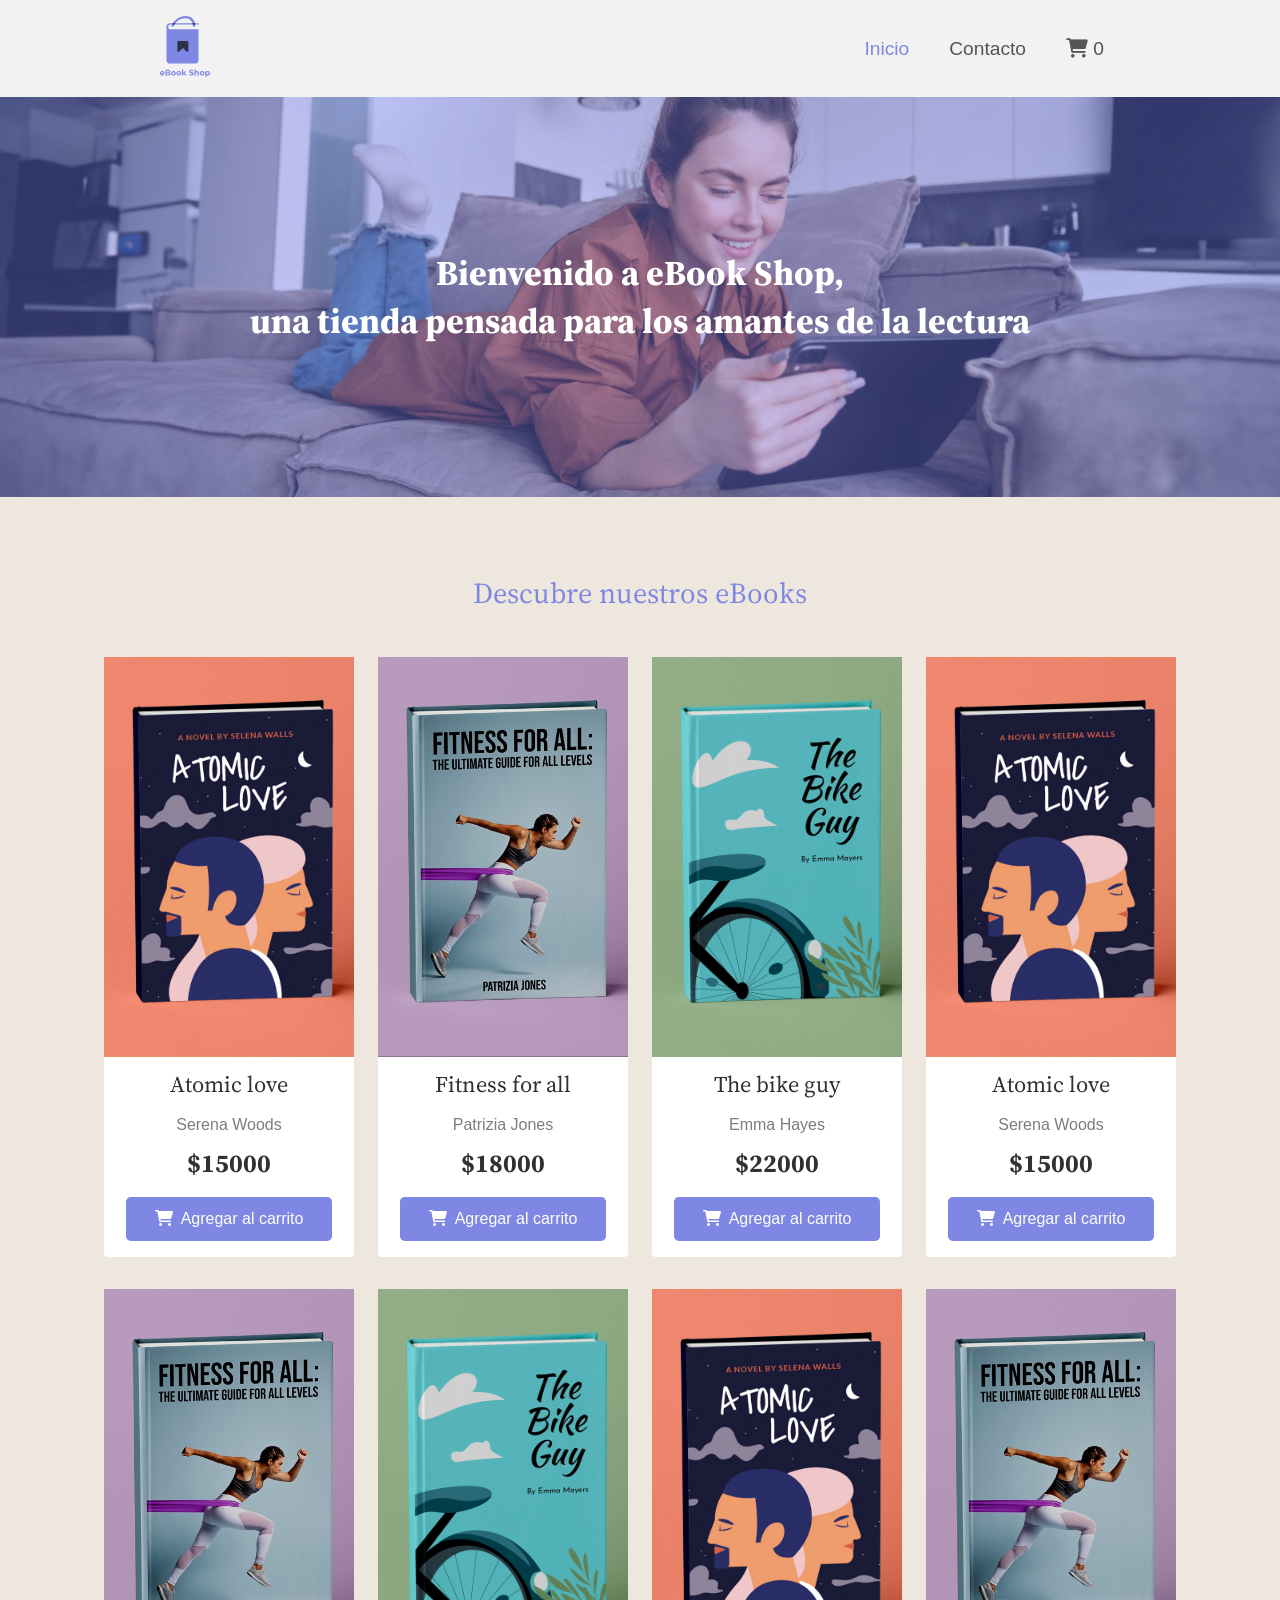
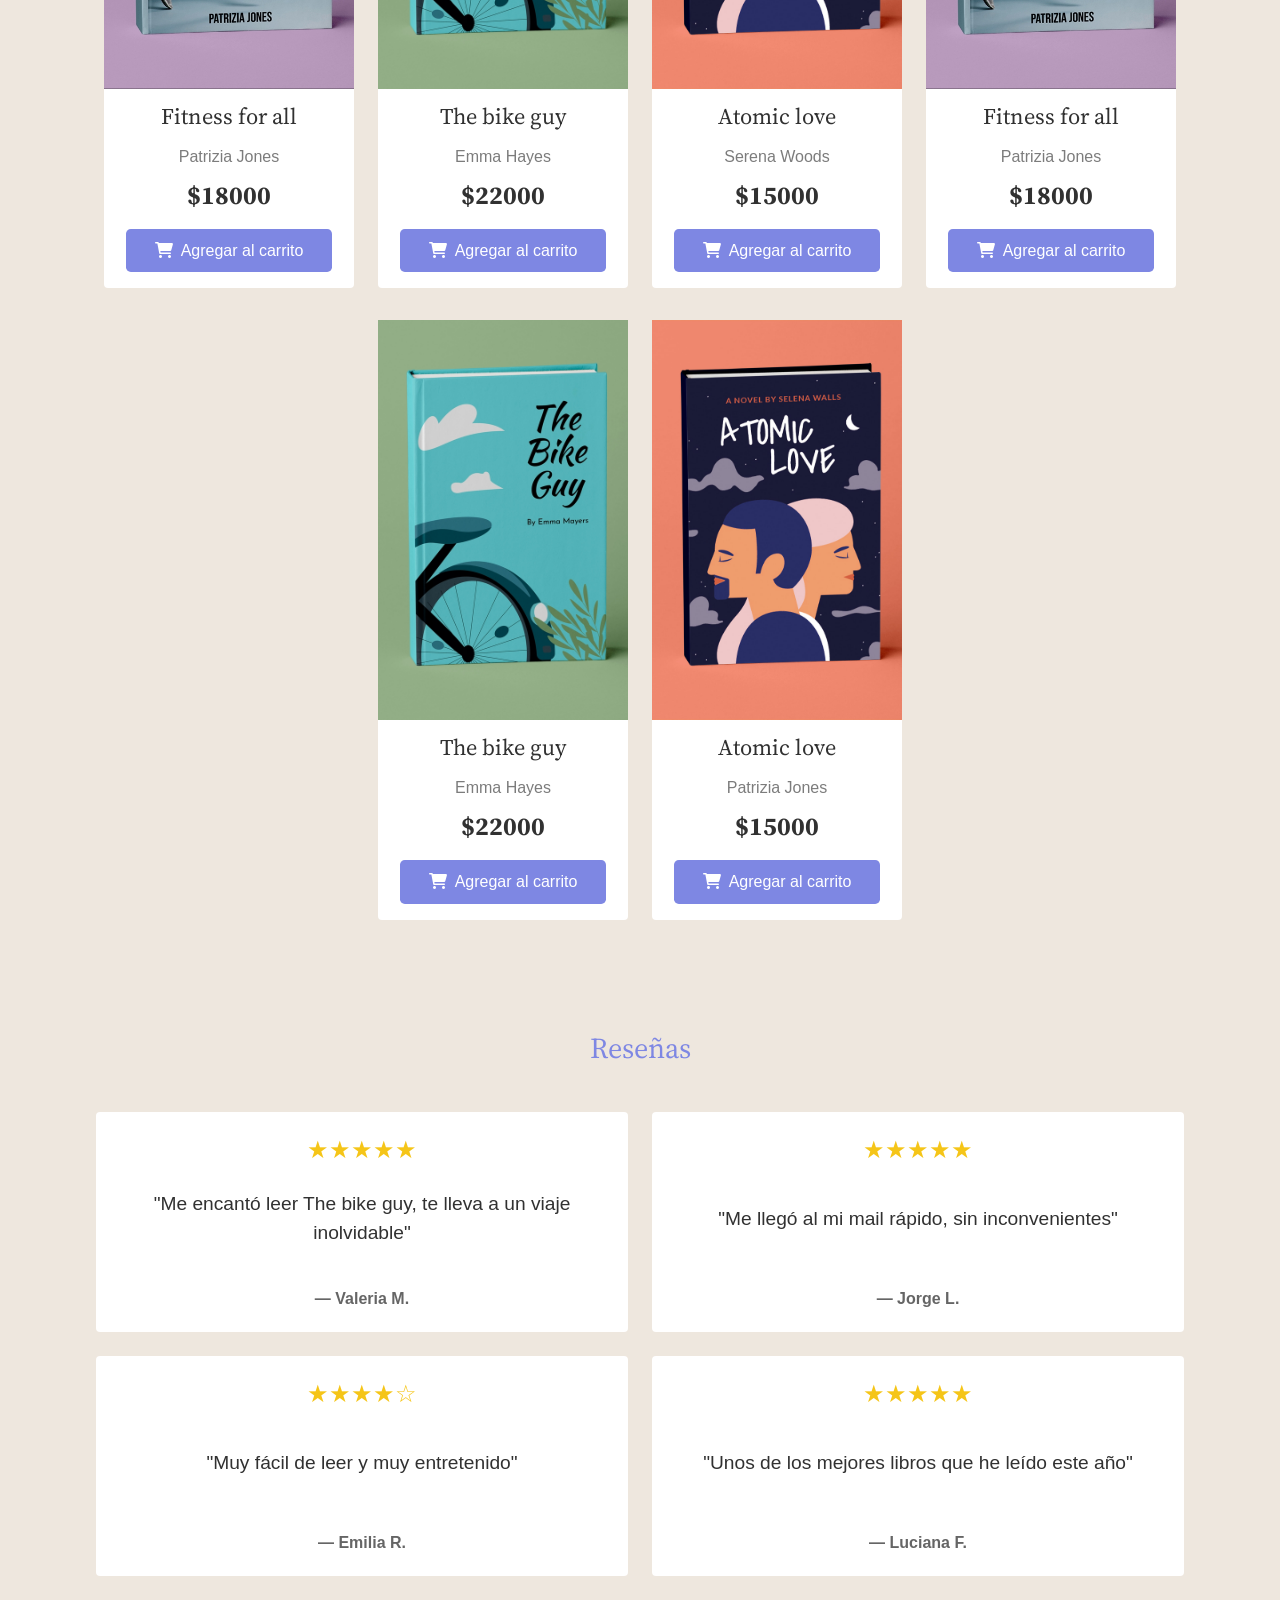
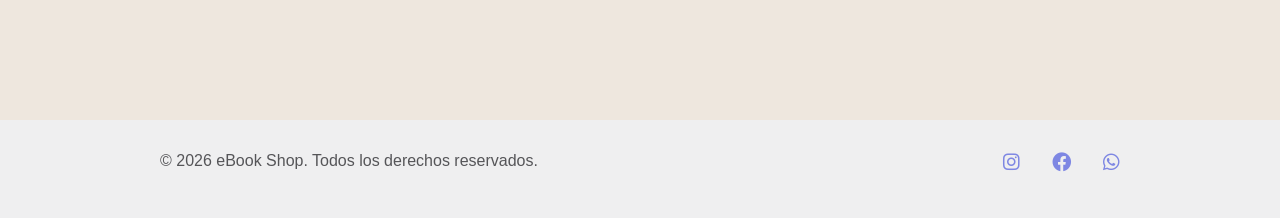
<file: index.html>
<!doctype html>
<html lang="es">

<head>
    <meta charset="UTF-8" />
    <meta name="viewport" content="width=device-width, initial-scale=1.0" />
    <title>eBook Shop</title>
    <meta name="description" content="Tienda de ebooks para los amantes de la lectura.">
    <meta name="keywords" content="ebooks, tienda, lectura, libros digitales">
    <link rel="stylesheet" href="./css/style.css">
    <link rel="stylesheet" href="https://cdnjs.cloudflare.com/ajax/libs/font-awesome/6.0.0/css/all.min.css">
    <link rel="stylesheet" href="https://cdnjs.cloudflare.com/ajax/libs/font-awesome/6.0.0-beta3/css/all.min.css">

    <link rel="preconnect" href="https://fonts.googleapis.com">
    <link rel="preconnect" href="https://fonts.gstatic.com" crossorigin>
    <link href="https://fonts.googleapis.com/css2?family=Source+Serif+4:ital,opsz,wght@0,8..60,200..900;1,8..60,200..900&display=swap" rel="stylesheet">
</head>

<body>
    <header class="header">
        <a href="./index.html"><img class="header__logo" src="./img/logo-ebook-shop.svg" alt="Logo de la Tienda ebook Shop" /></a>
        <nav class="nav">
            <ul class="nav__list"></ul>
            <li><a class="nav__link nav__link--active" href="./index.html">Inicio</a></li>
            <li><a class="nav__link" href="./pages/contacto.html">Contacto</a></li>
            <li><a class="nav__link" href="./pages/carrito.html">
                    <i class="fa-solid fa-cart-shopping"></i>
                    <span id="contador-carrito">0</span>
                </a>
            </li>
            </ul>
        </nav>
    </header>
    <main id="main-productos" class="main-productos">
        <section class="banner-inicio box-titulo">
            <h1 class="titulo">Bienvenido a eBook Shop,<br> una tienda pensada para los amantes de la lectura</h1>
        </section>

        <section class="productos">
            <h2 class="titulo-section">Descubre nuestros eBooks</h2>

            <div id="contenedor-productos" class="box-productos">
                <!-- Listado de productos -->
            </div>

        </section>

        <section class="resenas">
            <h2 class="titulo-section">Reseñas</h2>

            <div class="box-resenas">
                <article class="card-resena">
                    <p class="estrellas">★★★★★</p>
                    <p class="resena">"Me encantó leer The bike guy, te lleva a un viaje inolvidable"</p>
                    <p class="autor">— Valeria M.</p>
                </article>
                <article class="card-resena">
                    <p class="estrellas">★★★★★</p>
                    <p class="resena">"Me llegó al mi mail rápido, sin inconvenientes"</p>
                    <p class="autor">— Jorge L.</p>
                </article>
                <article class="card-resena">
                    <p class="estrellas">★★★★☆</p>
                    <p class="resena">"Muy fácil de leer y muy entretenido"</p>
                    <p class="autor">— Emilia R.</p>
                </article>
                <article class="card-resena">
                    <p class="estrellas">★★★★★</p>
                    <p class="resena">"Unos de los mejores libros que he leído este año"</p>
                    <p class="autor">— Luciana F.</p>
                </article>
            </div>

        </section>
    </main>

    <footer class="footer">
        <p>© 2026 eBook Shop. Todos los derechos reservados.</p>
        <nav>
            <ul>
                <li><a href="https://www.instagram.com" target="_blank"><i class="fab fa-instagram" alt="Logo de Instagram"></i></a></li>
                <li><a href="https://www.facebook.com" target="_blank"><i class="fab fa-facebook" alt="Logo de Facebook"></i></a></li>
                <li><a href="https://api.whatsapp.com/" target="_blank"><i class="fab fa-whatsapp" alt="Logo de WhatsApp"></i></a></li>
            </ul>
        </nav>
    </footer>

    <script type="module" src="./js/index.js"></script>
</body>

</html>
</file>
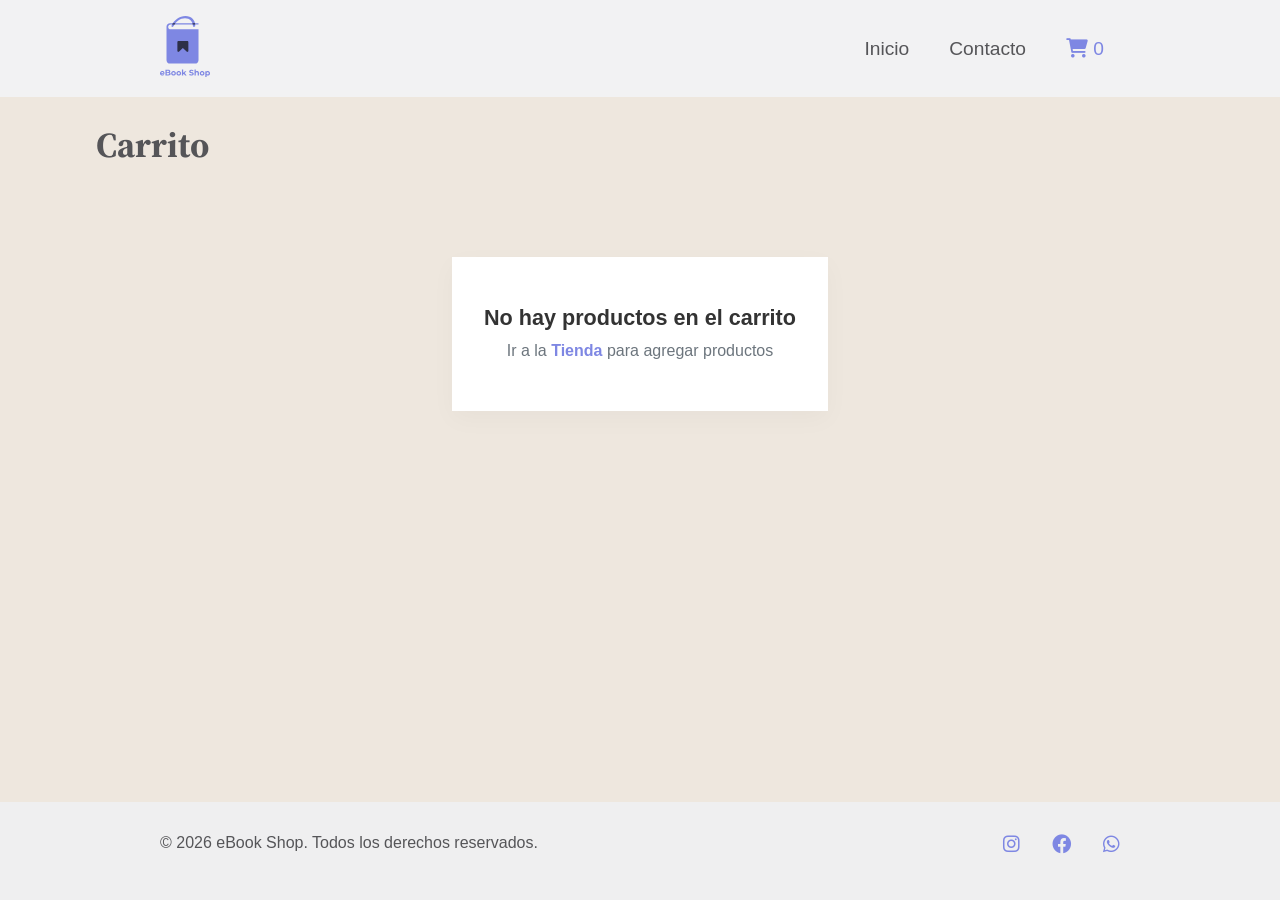
<file: pages/carrito.html>
<!doctype html>
<html lang="es">

<head>
    <meta charset="UTF-8" />
    <meta name="viewport" content="width=device-width, initial-scale=1.0" />
    <title>Carrito</title>
    <link rel="stylesheet" href="../css/style.css">
    <link rel="stylesheet" href="https://cdnjs.cloudflare.com/ajax/libs/font-awesome/6.0.0/css/all.min.css">
    <link rel="stylesheet" href="https://cdnjs.cloudflare.com/ajax/libs/font-awesome/6.0.0-beta3/css/all.min.css">
    <link rel="preconnect" href="https://fonts.googleapis.com">
    <link rel="preconnect" href="https://fonts.gstatic.com" crossorigin>
    <link href="https://fonts.googleapis.com/css2?family=Source+Serif+4:ital,opsz,wght@0,8..60,200..900;1,8..60,200..900&display=swap" rel="stylesheet">
</head>

<body>
    <header class="header">
        <a href="../index.html"><img class="header__logo" src="../img/logo-ebook-shop.svg" alt="Logo de la Tienda ebook Shop" /></a>
        <nav class="nav">
            <ul class="nav__list"></ul>
            <li><a class="nav__link " href="../index.html">Inicio</a></li>
            <li><a class="nav__link" href="./contacto.html">Contacto</a></li>
            <li><a class="nav__link nav__link--active" href="./carrito.html">
                    <i class="fa-solid fa-cart-shopping"></i>
                    <span id="contador-carrito">0</span>
                </a>
            </li>
            </ul>
        </nav>
    </header>
    <main class="main">
        <section class="banner-seccion">
            <h1 class="banner-seccion__titulo">Carrito</h1>
        </section>
        <section id="contenedor-carrito" class="contenedor contenedor-carrito">
            <!-- productos del carrito -->
            <!-- Si no hay productos en el carrito, que javascript recorra el array y devuelva un mensaje de que no hay productos, si hay productos devolver listado -->
        </section>

        <section id="acciones-carrito" class="acciones-carrito">
            <!-- Botones de Eliminar y Finalizar compra se agregan desde js -->
        </section>

        <section id="resumen-carrito">
            <!-- Acá irá el resumen del carrito, con el total a pagar y un botón para finalizar la compra -->
        </section>
    </main>

    <footer class="footer">
        <p>© 2026 eBook Shop. Todos los derechos reservados.</p>
        <nav>
            <ul>
                <li><a href="https://www.instagram.com" target="_blank"><i class="fab fa-instagram" alt="Logo de Instagram"></i></a></li>
                <li><a href="https://www.facebook.com" target="_blank"><i class="fab fa-facebook" alt="Logo de Facebook"></i></a></li>
                <li><a href="https://api.whatsapp.com/" target="_blank"><i class="fab fa-whatsapp" alt="Logo de WhatsApp"></i></a></li>
            </ul>
        </nav>
    </footer>

    <script type="module" src="../js/carrito.js"></script>
</body>

</html>
</file>
<file: css/style.css>
/*
==================================================================================
=                                    Estilos generales                           =
==================================================================================
*/

* {
    margin: 0;
    padding: 0;
    box-sizing: border-box;
}

html {
    height: 100%;
}

body {
    font-family: sans-serif;
    background-color: #eee7de;
    display: flex;
    flex-direction: column;
    height: 100vh;
}

main {
    width: 100%;
    margin: auto;
    padding-bottom: 2rem;
    flex: 1;
    display: flex;
    flex-direction: column;
    align-items: center;
}

main section {
    padding: 2rem 10rem;
    display: flex;
    flex-direction: column;
    align-items: center;
}

/* Encabezados */
h1,
h2,
h3,
h4,
h5,
h6 {
    font-family: "Source Serif 4", serif;
}

h1 {
    font-size: 3.5rem;
    font-weight: 800;
    line-height: 2rem;
    margin: 3rem 0;
}

h2 {
    font-size: 2.5rem;
    font-weight: 400;
    line-height: 1.5rem;
    margin: 3rem 0;
}

a {
    text-decoration: none;
}

nav ul {
    list-style: none;
}

section {
    width: 100%;
}

.parrafo,
.producto__autor {
    color: #7c7c7c;
    font-size: 1rem;
    line-height: 1.5rem;
    margin-top: 1rem;
}

.text-dark {
    color: #313131;
}

.text-secondary {
    color: #7c7c7c;
}

/* Botones */
.btn {
    padding: 0.8rem 1.8rem;
    border: none;
    border-radius: 0.3rem;
    cursor: pointer;
    color: #ffffff;
    font-size: 1rem;
    margin-top: 1rem;
}

.btn-primary {
    background-color: #7e87e3;
}

.btn-primary:hover {
    background-color: #9199f5;
}

.btn-secondary {
    color: #8670ec;
    background-color: #f2f2f3;
}

.btn-secondary:hover {
    background-color: #ddddff;
}

.btn-eliminar-carrito {
    color: #313131;
    border: #313131 solid 1px;
    background-color: #ffffff;
}

.btn-elimiar-carrito:hover {
    color: #7e87e3;
    border: #7e87e3 solid 1px;
    opacity: 0.5;
}

.btn-vaciar-carrito {
    background-color: #ff856f;
}

.btn-vaciar-carrito:hover {
    background-color: #ff6f55;
}


/*Menú de navegación*/
.header {
    background: #f2f2f3;
    display: flex;
    flex-direction: row;
    justify-content: space-between;
    align-items: center;
    padding: 1rem 10rem;
}

.header__logo {
    width: 50px;
}

.nav {
    list-style-type: none;
    display: flex;
    flex-direction: row;
    justify-content: left;
    align-items: center;
    gap: 40px;
    padding: 1rem;
}

.nav__list {
    display: flex;
    flex-direction: row;
    list-style-type: none;
}

.nav__link {
    cursor: pointer;
    color: #555558;
    font-size: 1.2rem;
}

.nav__link--active {
    color: #7e87e3;
}

/*Footer*/
.footer {
    background: #efeff0;
    padding: 2rem 10rem;
    text-align: center;
    display: flex;
    flex-direction: row;
    justify-content: space-between;
}

.footer p {
    margin-bottom: 1rem;
    color: #555558;
}

.footer nav ul {
    display: flex;
    justify-content: left;
    gap: 2rem;
    list-style: none;
}

.footer nav ul li a {
    color: #7e87e3;
    font-size: 1.2rem;
    display: flex;
    align-items: center;
    gap: 0.5rem;
}

.footer nav ul li a:hover {
    color: #555558;
}

/*
==================================================================================
=                                    Inicio                                      =
==================================================================================
*/

/*Banner inicio*/
.banner-inicio {
    width: 100%;
    padding: 0;
    background-image: url("../img/banner.jpg");
    background-repeat: no-repeat;
    background-size: cover;
    height: 400px;
    background-position: center bottom;
    position: relative;
    z-index: 1;
    display: flex;
    align-items: center;
    justify-content: center;
    object-fit: cover;
}

.banner-inicio::after {
    content: " ";
    width: 100%;
    height: 100%;
    background-color: rgba(112, 126, 255, 0.4);
    position: absolute;
    top: 0;
    left: 0;
    z-index: 2;
}

/*Sección título*/


.titulo {
    color: #ffffff;
    font-size: 2.2rem;
    text-align: center;
    z-index: 3;
    position: relative;
    line-height: 3rem;
}

.titulo-section {
    font-size: 1.8rem;
    color: #7e87e3;
    text-align: center;
    margin-bottom: 3rem;
    font-weight: 400;
    line-height: 2rem;
}

/*
==================================================================================
=                                    Productos                                   =
==================================================================================
*/
.box-productos {
    display: flex;
    flex-direction: row;
    gap: 2rem 1.5rem;
    justify-content: center;
    flex-wrap: wrap;
    width: 100%;
}

.productos .producto {
    background-color: #ffffff;
    display: flex;
    flex-direction: column;
    align-items: center;
    justify-content: space-between;
    border-radius: 4px;
    padding-bottom: 1rem;
    flex: 1 1 280px;
    max-width: 300px;
    width: 100%;
}

.productos .producto div {
    padding: 1rem;
    display: flex;
    flex-direction: column;
    align-items: center;
}

.producto img {
    width: 100%;
    height: 25rem;
    object-fit: cover;
}

.producto__titulo {
    font-size: 1.4rem;
    color: #313131;
    font-weight: 400;
    margin: 0;
}

.producto__precio {
    color: #313131;
    font-size: 1.6rem;
    font-weight: bold;
    margin-top: 0.5rem;
    font-family: "Source Serif 4", serif;
}

.producto button {
    margin-top: 0;
}

.producto button i {
    margin-right: 0.5rem;
}

/*
==================================================================================
=                                    Reseñas                                      =
==================================================================================
*/

.box-resenas {
    display: grid;
    grid-template-columns: repeat(4, minmax(220px, 1fr));
    gap: 1.5rem;
    width: 100%;
    padding-bottom: 5rem;
}

.card-resena {
    background-color: #ffffff;
    display: flex;
    flex-direction: column;
    align-items: center;
    border-radius: 4px;
    width: 100%;
    min-height: 220px;
    padding: 1.5rem;
    justify-content: space-between;
}

.estrellas {
    color: #f5c518;
    font-size: 1.5rem;
    margin-bottom: 0.5rem;
}

.resena {
    color: #313131;
    font-size: 1.2rem;
    line-height: 1.5;
    text-align: center;
    margin-bottom: 1.5rem;
}

.autor {
    font-weight: bold;
    opacity: 0.6;
}

/*
==================================================================================
=                                    Contacto                                    =
==================================================================================
*/

/*Banner secciones*/

.banner-seccion {
    height: auto;
    padding: 3rem 10rem 0rem 10rem;
}

.banner-seccion__titulo {
    color: #555558;
    font-size: 2.2rem;
    font-weight: 700;
    text-align: left;
    width: 100%;
    padding-left: 1rem;
    margin: 0;
}

.box-contacto {
    display: flex;
    flex-direction: row;
    align-items: flex-start;
    gap: 5rem;
    margin: 3rem auto;

}

.box-contacto__titulo {
    color: #8670ec;
    font-size: 1.5rem;
    font-weight: 400;
    text-align: left;
    width: 100%;
    margin: 1rem 0;
}

.box-contacto__info {
    display: flex;
    flex-direction: column;
    justify-content: flex-start;
    width: 40%;
}

.box-contacto__info h2.box-contacto_titulo {
    font-size: 1.75rem;
    color: #5b44b3;
    margin-bottom: 1rem;
}

.box-contacto__info p {
    font-size: 1rem;
    line-height: 1.6;
    color: #495057;
    margin-bottom: 1.5rem;
}

.box-contacto__info .info-detalles p {
    display: flex;
    align-items: center;
    gap: 0.5rem;
    margin-bottom: 0.75rem;
    font-size: 0.95rem;
}

.box-contacto__form {
    width: 60%;
}


.form {
    background-color: #7e87e3;
    padding: 2rem;
    border-radius: 4px;
    margin: 0 auto;
}

.form__label {
    display: block;
    margin-bottom: 0.5rem;
    color: #ffffff;
    font-size: 1.1rem;
    font-weight: 400;
    padding-bottom: 0.5rem;
}

.form__input {
    width: 100%;
    padding: 0.8rem;
    margin-bottom: 1rem;
    font-size: 1rem;
    font-weight: 400;
    border: none;
    margin-top: 0.5rem;
    background-color: transparent;
    margin: none;
    border-bottom: 1px solid #ccc;
    color: #ffffff;
}

.form__textarea {
    width: 100%;
    padding: 0.8rem;
    margin-bottom: 1rem;
    font-size: 1rem;
    border: none;
    border-radius: 4px;
    resize: vertical;
    margin-top: 0.5rem;
    background-color: transparent;
    margin: none;
    border: 1px solid #ccc;
    color: #ffffff;

}

.form__input:focus,
.form__textarea:focus {
    outline: none;
    border: 0 0 1px 0px solid #ffffff;
    box-shadow: 0 0 8px rgba(127, 80, 255, 0.637);
}

::placeholder {
    color: #ffffff;
    opacity: 0.8;
}

.form__button {
    width: 100%;
}

/*
==================================================================================
=                                    Carrito                                     =
==================================================================================
*/

.contenedor-carrito {
    width: 100% !important;
}

.contenedor-carrito article {
    display: flex;
    flex-direction: row;
    align-items: center;
    justify-content: space-between;
    gap: 1rem;
    padding: 1rem;
    border-bottom: 1px solid #ccc;
    flex: 1 1 100%;
    width: 100%;
}

.contenedor-carrito .producto {
    background-color: #ffffff;
    width: 100%;
}



.contenedor-carrito article img {
    height: 100px;
    width: 100px;
}


.contenedor-carrito .producto__titulo {
    font-size: 1.3rem;
}

.contenedor-carrito .producto__precio {
    font-size: 1.5rem;
    font-weight: 700;
    color: #7e87e3;
}

/* ==========================================================================
   ESTADO DEL CARRITO VACÍO
   ========================================================================== */

/* La caja blanca contenedora que creaste con .mensaje-carrito-vacio */
.mensaje-carrito-vacio {
    display: flex;
    flex-direction: column;
    align-items: center;
    justify-content: center;
    text-align: center;

    padding: 3rem 2rem;
    margin: 4rem auto;
    max-width: 500px;

    background-color: #ffffff;
    box-shadow: 0 0.5rem 1.5rem rgba(0, 0, 0, 0.03);
}

/* El primer párrafo (p1): "No hay productos en el carrito" */
.mensaje-carrito-vacio p:first-child {
    font-size: 1.35rem;
    font-weight: bold;
    color: #333333;
    margin-bottom: 0.5rem;
}

/* El segundo párrafo (p2): "Ir a la Tienda para agregar productos" */
.mensaje-carrito-vacio p:last-child {
    font-size: 1rem;
    color: #6c757d;
    line-height: 1.5;
    margin: 0;
}

.mensaje-carrito-vacio p a {
    color: #7e87e3;
    text-decoration: none;
    font-weight: bold;
    transition: color 0.2s ease;
}

.mensaje-carrito-vacio p a:hover {
    color: #8670ec;
    text-decoration: underline;
}

/*
==================================================================================
=                                    Responsive                                     =
==================================================================================
*/
@media (max-width: 1515px) {
    .box-productos {
        gap: 2rem 1.5rem;
        width: 100%;
    }

    .productos .producto {
        flex: 1 1 230px;
        max-width: 250px;
        width: 100%;
    }

    .box-contacto__info .info-detalles .info {
        display: flex;
        flex-direction: column;
        align-items: flex-start;
        text-align: left;
    }
}

@media (max-width: 1312px) {
    main section {
        padding: 2rem 6rem;
    }

    .banner-seccion {
        padding: 2rem 6rem 0rem 6rem;
    }

    .banner-seccion__titulo {
        padding-left: 0;
    }

    .box-resenas {
        grid-template-columns: repeat(2, minmax(220px, 1fr));
    }
}


@media (max-width: 1024px) {
    .box-productos {
        gap: 1.5rem 1rem;
        width: 100%;
    }

    main section {
        padding: 2rem 4rem;
    }

    .banner-seccion {
        padding: 2rem 4rem 0rem 4rem;
    }

    .box-contacto {
        margin: 1rem auto;
        gap: 2rem;
    }
}

@media (max-width: 769px) {

    .header,
    .footer,
    main section {
        flex-direction: column;
        align-items: center;
        gap: 1rem;
        padding: 2rem;
    }

    .banner-seccion {
        padding: 2rem 2rem 0rem 2rem;
    }

    .nav {
        flex-direction: column;
        gap: 10px;
    }

    .productos .producto {
        flex: 1 1 200px;
        max-width: 500;
        width: 100%;
    }

    .box-contacto {
        flex-direction: column;
    }

    .box-contacto .box-contacto__info,
    .box-contacto .box-contacto__form {
        width: 100%;
    }

    .contenedor-carrito article {
        flex-direction: column;
        padding: 2rem 1rem;
    }

    .contenedor-carrito article img {
        height: 120px;
        width: 100px;
    }

    .titulo-section {
        margin-bottom: 1.5rem;
        font-size: 1.4rem;
    }

    .box-contacto__titulo {
        font-size: 1.4rem;
    }
}

@media (max-width: 580px) {
    .box-productos {
        flex-direction: column;
        align-items: center;
    }

    .productos .producto {
        flex: 1 1 200px;
        max-width: 100%;
        width: 100%;
    }

    .box-resenas {
        grid-template-columns: 1fr;
    }
}
</file>
